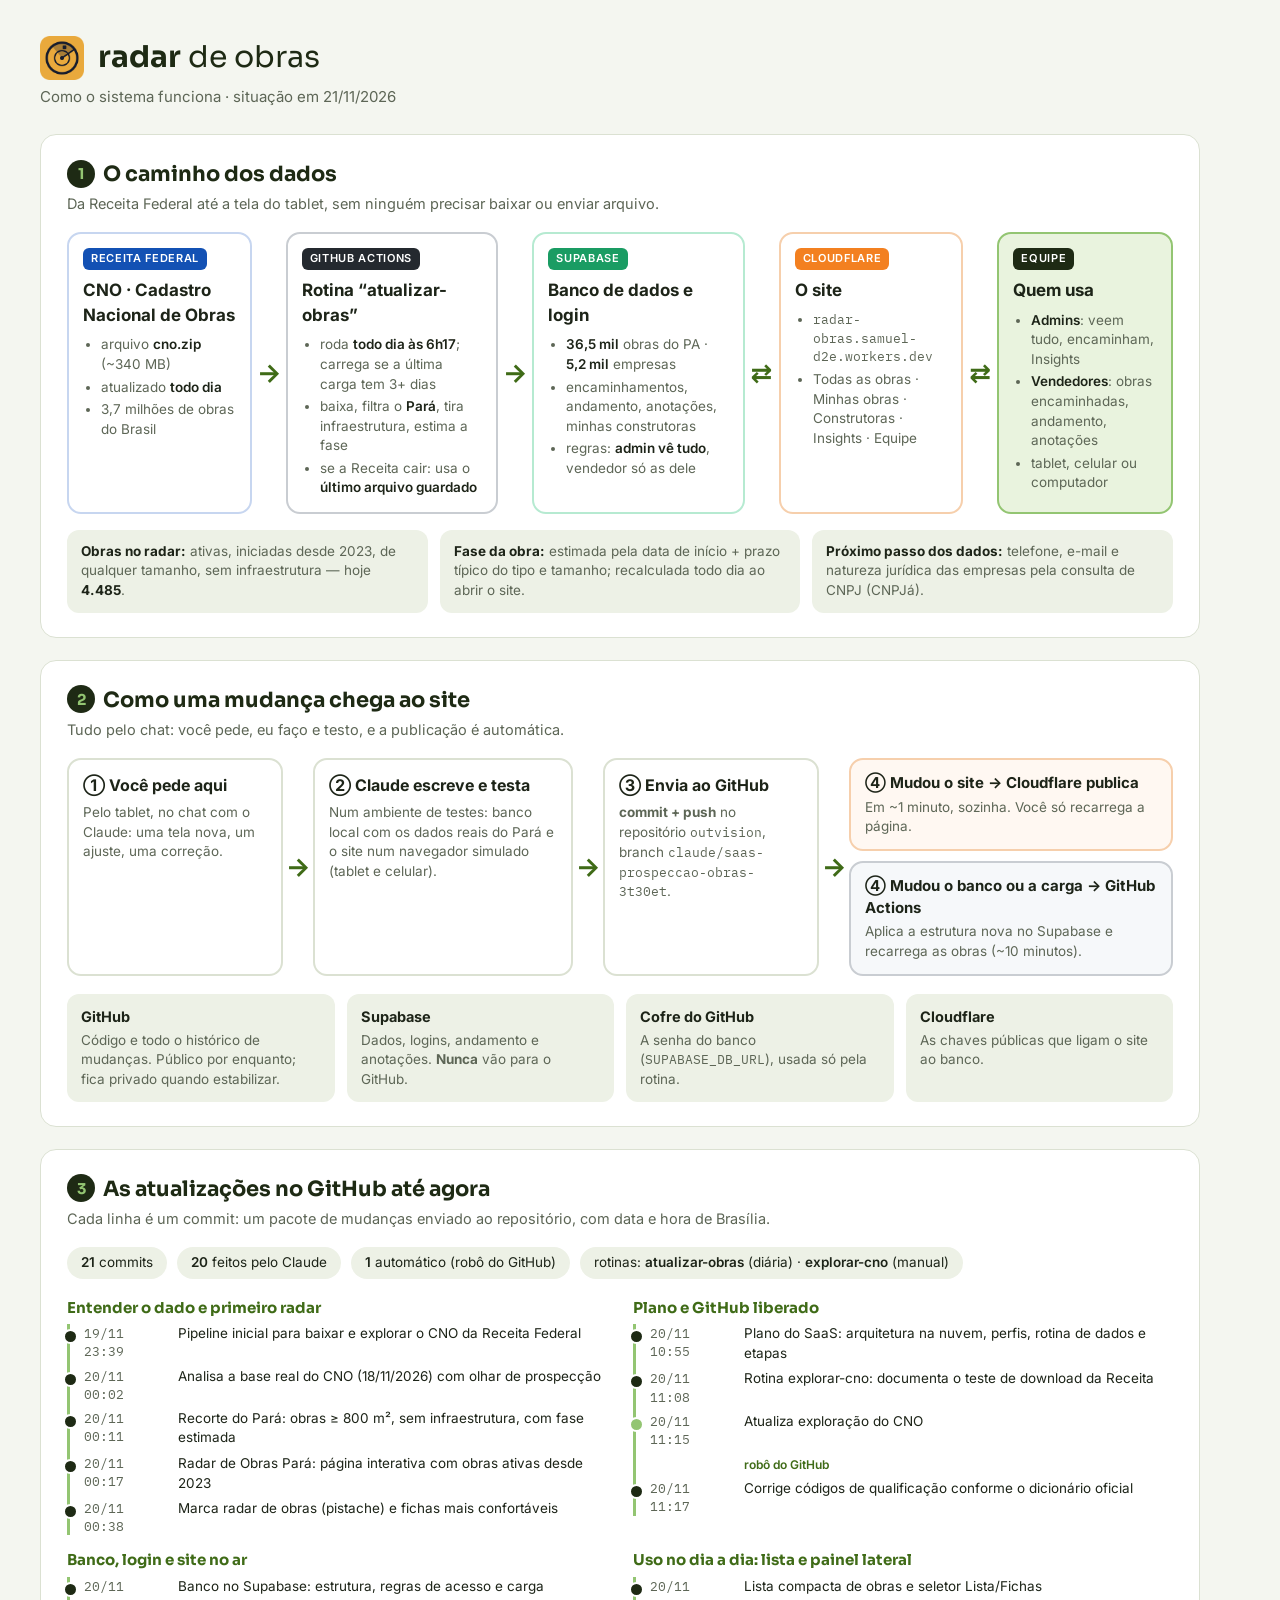
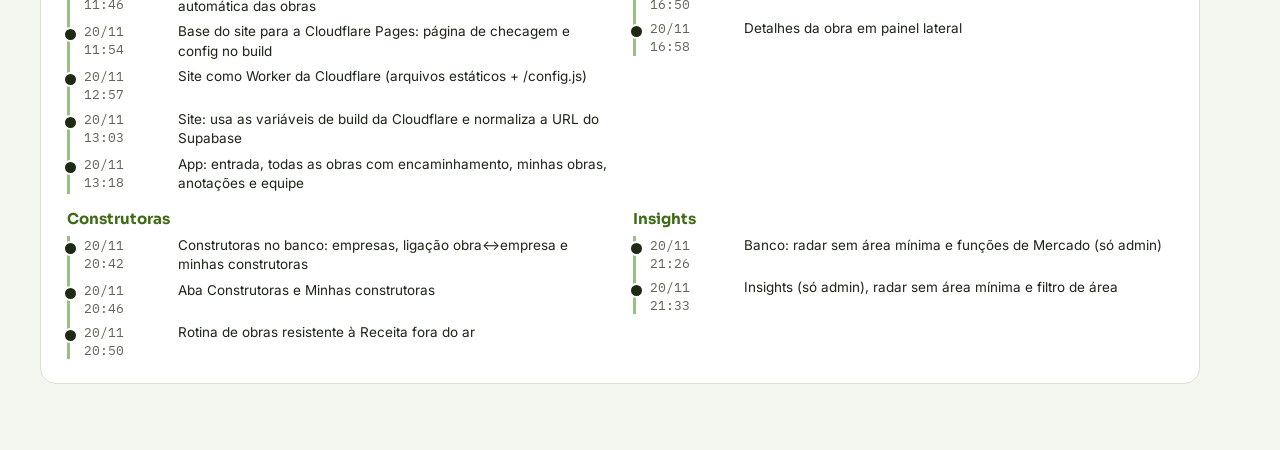
<file: docs/fluxo.html>
<!doctype html><html lang="pt-BR"><head><meta charset="utf-8"><title>radar de obras · como funciona</title>
<link rel="stylesheet" href="https://fonts.googleapis.com/css2?family=Sora:wght@400;700&family=Inter:wght@400;500;600&family=IBM+Plex+Mono:wght@400&display=swap">
<style>
:root{--bg:#f4f6f0;--surface:#fff;--s2:#edf1e6;--fg:#1d2418;--muted:#5d6656;--line:#dbe1d2;--marca:#93c572;--mt:#3f6b17;--suave:#e9f3de;--tinta:#1e2a14;--cf:#f38020;--gh:#24292f;--sb:#3ecf8e;--rf:#1351b4}
*{box-sizing:border-box} body{margin:0;background:var(--bg);color:var(--fg);font:16px/1.45 Inter,system-ui,sans-serif;width:1240px;padding:36px 40px 44px}
h1,h2,h3,h4{margin:0} .topo{display:flex;align-items:center;gap:14px;margin-bottom:6px} .topo .nome{font-family:Sora;font-size:30px;color:var(--tinta)} .topo .nome b{font-weight:700}
.sub{color:var(--muted);margin:0 0 26px;font-size:15px}
section{background:var(--surface);border:1px solid var(--line);border-radius:16px;padding:24px 26px;margin-bottom:22px}
section>h2{font-family:Sora;font-size:21px;margin-bottom:4px;color:var(--tinta)} section>p.leg{margin:0 0 18px;color:var(--muted);font-size:14.5px}
.num{display:inline-grid;place-items:center;width:28px;height:28px;border-radius:50%;background:var(--tinta);color:var(--marca);font-family:Sora;font-weight:700;font-size:15px;margin-right:8px;vertical-align:2px}
/* fluxo de dados */
.fluxo{display:grid;grid-template-columns:1fr 34px 1.15fr 34px 1.15fr 34px 1fr 34px 0.95fr;align-items:stretch}
.no{border:2px solid var(--line);border-radius:14px;padding:14px;display:grid;align-content:start;gap:8px;background:var(--surface)}
.no .cab{display:flex;align-items:center;gap:8px} .no .tag{font-size:11px;font-weight:600;letter-spacing:.06em;text-transform:uppercase;color:#fff;border-radius:6px;padding:3px 8px}
.no h3{font-size:17px} .no ul{margin:0;padding-left:18px;font-size:13.5px;color:var(--muted);display:grid;gap:3px} .no ul b{color:var(--fg);font-weight:600}
.seta{display:grid;place-items:center;color:var(--mt);font-size:26px;font-weight:700}
.no.rf{border-color:#c7d6f0} .no.rf .tag{background:var(--rf)} .no.gh{border-color:#c9cdd2} .no.gh .tag{background:var(--gh)}
.no.sb{border-color:#b6ead1} .no.sb .tag{background:#1a9c63} .no.cf{border-color:#f6cfac} .no.cf .tag{background:var(--cf)} .no.eq{border-color:var(--marca);background:var(--suave)} .no.eq .tag{background:var(--tinta)}
.rodape-fluxo{display:grid;grid-template-columns:repeat(3,1fr);gap:12px;margin-top:16px}
.caixa{background:var(--s2);border-radius:12px;padding:12px 14px;font-size:13.5px;color:var(--muted)} .caixa b{color:var(--fg)}
/* ciclo de mudança */
.ciclo{display:grid;grid-template-columns:1fr 30px 1.2fr 30px 1fr 30px 1.5fr;align-items:center}
.passo{border:2px solid var(--line);border-radius:14px;padding:14px;display:grid;gap:6px;height:100%;align-content:start} .passo h3{font-size:16px} .passo p{margin:0;font-size:13.5px;color:var(--muted)}
.saidas{display:grid;gap:10px} .saida{border:2px solid var(--line);border-radius:14px;padding:12px 14px;display:grid;gap:4px} .saida h3{font-size:15px} .saida p{margin:0;font-size:13.5px;color:var(--muted)}
.saida.cf{border-color:#f6cfac;background:#fff8f2} .saida.gh{border-color:#c9cdd2;background:#f6f8fa}
.ondefica{display:grid;grid-template-columns:repeat(4,1fr);gap:12px;margin-top:18px} .onde{border-radius:12px;padding:12px 14px;background:var(--s2);font-size:13.5px;color:var(--muted);display:block} .onde h4{font-size:14.5px;color:var(--fg);margin-bottom:4px}
/* linha do tempo */
.tl{display:grid;grid-template-columns:1fr 1fr;gap:14px 26px} .etapa h4{font-family:Sora;font-size:15px;color:var(--mt);margin-bottom:6px}
.etapa ol{list-style:none;margin:0;padding:0 0 0 14px;border-left:3px solid var(--marca);display:grid;gap:6px}
.etapa li{position:relative;font-size:13.5px;display:grid;grid-template-columns:86px 1fr;gap:8px} .etapa li::before{content:"";position:absolute;left:-21px;top:5px;width:11px;height:11px;border-radius:50%;background:var(--tinta);border:2px solid var(--surface)}
.etapa li time{font-family:"IBM Plex Mono",monospace;font-size:12.5px;color:var(--muted)} .etapa li.bot::before{background:var(--marca)} .etapa li em{grid-column:2;font-style:normal;font-size:12px;color:var(--mt);font-weight:600}
.resumo-gh{display:flex;flex-wrap:wrap;gap:10px;margin-bottom:18px} .pill{background:var(--s2);border-radius:999px;padding:6px 14px;font-size:13.5px} .pill b{font-weight:600}
.mono{font-family:"IBM Plex Mono",monospace;font-size:13px}
</style></head><body>
<div class="topo"><img src="../marca/icone.png" width="44" height="44" alt=""><span class="nome"><b>radar</b> de obras</span></div>
<p class="sub">Como o sistema funciona · situação em 21/11/2026</p>

<section>
<h2><span class="num">1</span>O caminho dos dados</h2>
<p class="leg">Da Receita Federal até a tela do tablet, sem ninguém precisar baixar ou enviar arquivo.</p>
<div class="fluxo">
 <div class="no rf"><div class="cab"><span class="tag">Receita Federal</span></div><h3>CNO · Cadastro Nacional de Obras</h3>
  <ul><li>arquivo <b>cno.zip</b> (~340 MB)</li><li>atualizado <b>todo dia</b></li><li>3,7 milhões de obras do Brasil</li></ul></div>
 <div class="seta">→</div>
 <div class="no gh"><div class="cab"><span class="tag">GitHub Actions</span></div><h3>Rotina “atualizar-obras”</h3>
  <ul><li>roda <b>todo dia às 6h17</b>; carrega se a última carga tem 3+ dias</li><li>baixa, filtra o <b>Pará</b>, tira infraestrutura, estima a fase</li><li>se a Receita cair: usa o <b>último arquivo guardado</b></li></ul></div>
 <div class="seta">→</div>
 <div class="no sb"><div class="cab"><span class="tag">Supabase</span></div><h3>Banco de dados e login</h3>
  <ul><li><b>36,5 mil</b> obras do PA · <b>5,2 mil</b> empresas</li><li>encaminhamentos, andamento, anotações, minhas construtoras</li><li>regras: <b>admin vê tudo</b>, vendedor só as dele</li></ul></div>
 <div class="seta">⇄</div>
 <div class="no cf"><div class="cab"><span class="tag">Cloudflare</span></div><h3>O site</h3>
  <ul><li class="mono">radar-obras.samuel-d2e.workers.dev</li><li>Todas as obras · Minhas obras · Construtoras · Insights · Equipe</li></ul></div>
 <div class="seta">⇄</div>
 <div class="no eq"><div class="cab"><span class="tag">Equipe</span></div><h3>Quem usa</h3>
  <ul><li><b>Admins</b>: veem tudo, encaminham, Insights</li><li><b>Vendedores</b>: obras encaminhadas, andamento, anotações</li><li>tablet, celular ou computador</li></ul></div>
</div>
<div class="rodape-fluxo">
 <div class="caixa"><b>Obras no radar:</b> ativas, iniciadas desde 2023, de qualquer tamanho, sem infraestrutura — hoje <b>4.485</b>.</div>
 <div class="caixa"><b>Fase da obra:</b> estimada pela data de início + prazo típico do tipo e tamanho; recalculada todo dia ao abrir o site.</div>
 <div class="caixa"><b>Próximo passo dos dados:</b> telefone, e-mail e natureza jurídica das empresas pela consulta de CNPJ (CNPJá).</div>
</div>
</section>

<section>
<h2><span class="num">2</span>Como uma mudança chega ao site</h2>
<p class="leg">Tudo pelo chat: você pede, eu faço e testo, e a publicação é automática.</p>
<div class="ciclo">
 <div class="passo"><h3>① Você pede aqui</h3><p>Pelo tablet, no chat com o Claude: uma tela nova, um ajuste, uma correção.</p></div>
 <div class="seta">→</div>
 <div class="passo"><h3>② Claude escreve e testa</h3><p>Num ambiente de testes: banco local com os dados reais do Pará e o site num navegador simulado (tablet e celular).</p></div>
 <div class="seta">→</div>
 <div class="passo"><h3>③ Envia ao GitHub</h3><p><b>commit + push</b> no repositório <span class="mono">outvision</span>, branch <span class="mono">claude/saas-prospeccao-obras-3t30et</span>.</p></div>
 <div class="seta">→</div>
 <div class="saidas">
  <div class="saida cf"><h3>④ Mudou o site → Cloudflare publica</h3><p>Em ~1 minuto, sozinha. Você só recarrega a página.</p></div>
  <div class="saida gh"><h3>④ Mudou o banco ou a carga → GitHub Actions</h3><p>Aplica a estrutura nova no Supabase e recarrega as obras (~10 minutos).</p></div>
 </div>
</div>
<div class="ondefica">
 <div class="onde"><h4>GitHub</h4>Código e todo o histórico de mudanças. Público por enquanto; fica privado quando estabilizar.</div>
 <div class="onde"><h4>Supabase</h4>Dados, logins, andamento e anotações. <b>Nunca</b> vão para o GitHub.</div>
 <div class="onde"><h4>Cofre do GitHub</h4>A senha do banco (<span class="mono">SUPABASE_DB_URL</span>), usada só pela rotina.</div>
 <div class="onde"><h4>Cloudflare</h4>As chaves públicas que ligam o site ao banco.</div>
</div>
</section>

<section>
<h2><span class="num">3</span>As atualizações no GitHub até agora</h2>
<p class="leg">Cada linha é um commit: um pacote de mudanças enviado ao repositório, com data e hora de Brasília.</p>
<div class="resumo-gh"><span class="pill"><b>21</b> commits</span><span class="pill"><b>20</b> feitos pelo Claude</span><span class="pill"><b>1</b> automático (robô do GitHub)</span><span class="pill">rotinas: <b>atualizar-obras</b> (diária) · <b>explorar-cno</b> (manual)</span></div>
<div class="tl"><div class="etapa"><h4>Entender o dado e primeiro radar</h4><ol><li class=""><time>19/11 23:39</time><span>Pipeline inicial para baixar e explorar o CNO da Receita Federal</span></li><li class=""><time>20/11 00:02</time><span>Analisa a base real do CNO (18/11/2026) com olhar de prospecção</span></li><li class=""><time>20/11 00:11</time><span>Recorte do Pará: obras ≥ 800 m², sem infraestrutura, com fase estimada</span></li><li class=""><time>20/11 00:17</time><span>Radar de Obras Pará: página interativa com obras ativas desde 2023</span></li><li class=""><time>20/11 00:38</time><span>Marca radar de obras (pistache) e fichas mais confortáveis</span></li></ol></div><div class="etapa"><h4>Plano e GitHub liberado</h4><ol><li class=""><time>20/11 10:55</time><span>Plano do SaaS: arquitetura na nuvem, perfis, rotina de dados e etapas</span></li><li class=""><time>20/11 11:08</time><span>Rotina explorar-cno: documenta o teste de download da Receita</span></li><li class="bot"><time>20/11 11:15</time><span>Atualiza exploração do CNO</span><em>robô do GitHub</em></li><li class=""><time>20/11 11:17</time><span>Corrige códigos de qualificação conforme o dicionário oficial</span></li></ol></div><div class="etapa"><h4>Banco, login e site no ar</h4><ol><li class=""><time>20/11 11:46</time><span>Banco no Supabase: estrutura, regras de acesso e carga automática das obras</span></li><li class=""><time>20/11 11:54</time><span>Base do site para a Cloudflare Pages: página de checagem e config no build</span></li><li class=""><time>20/11 12:57</time><span>Site como Worker da Cloudflare (arquivos estáticos + /config.js)</span></li><li class=""><time>20/11 13:03</time><span>Site: usa as variáveis de build da Cloudflare e normaliza a URL do Supabase</span></li><li class=""><time>20/11 13:18</time><span>App: entrada, todas as obras com encaminhamento, minhas obras, anotações e equipe</span></li></ol></div><div class="etapa"><h4>Uso no dia a dia: lista e painel lateral</h4><ol><li class=""><time>20/11 16:50</time><span>Lista compacta de obras e seletor Lista/Fichas</span></li><li class=""><time>20/11 16:58</time><span>Detalhes da obra em painel lateral</span></li></ol></div><div class="etapa"><h4>Construtoras</h4><ol><li class=""><time>20/11 20:42</time><span>Construtoras no banco: empresas, ligação obra↔empresa e minhas construtoras</span></li><li class=""><time>20/11 20:46</time><span>Aba Construtoras e Minhas construtoras</span></li><li class=""><time>20/11 20:50</time><span>Rotina de obras resistente à Receita fora do ar</span></li></ol></div><div class="etapa"><h4>Insights</h4><ol><li class=""><time>20/11 21:26</time><span>Banco: radar sem área mínima e funções de Mercado (só admin)</span></li><li class=""><time>20/11 21:33</time><span>Insights (só admin), radar sem área mínima e filtro de área</span></li></ol></div></div>
</section>
</body></html>
</file>
